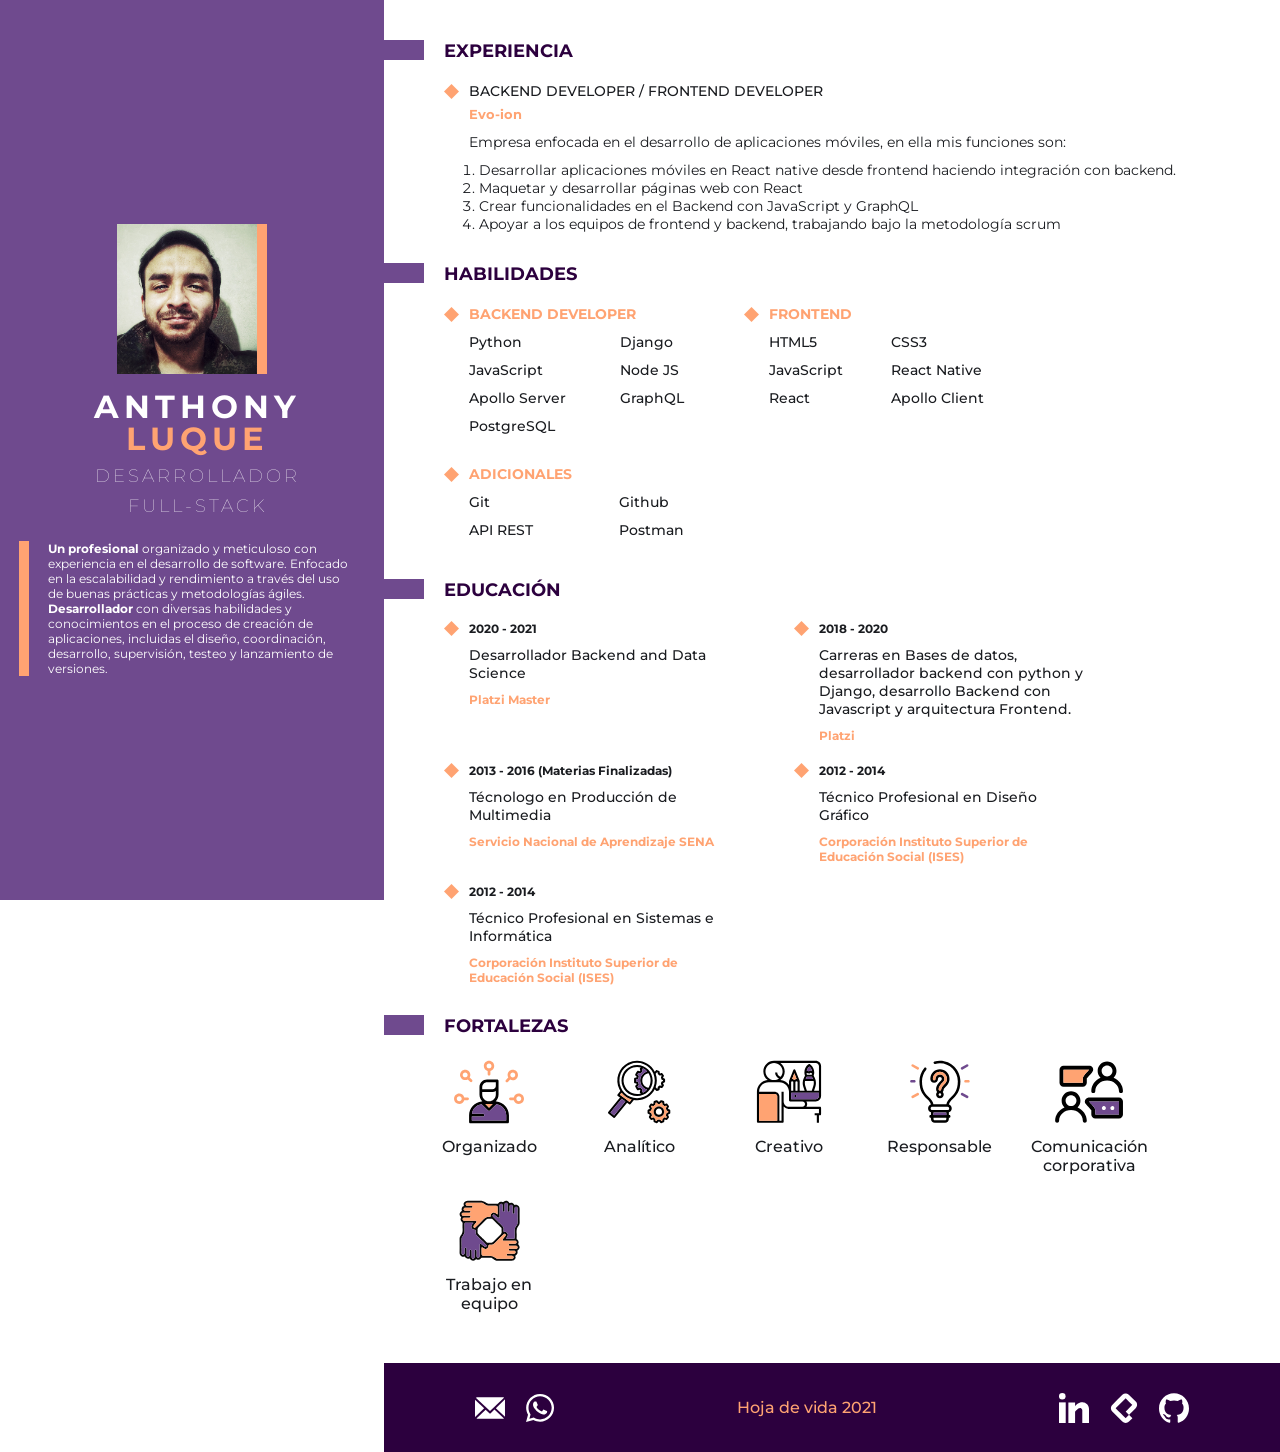
<file: index.html>
<!DOCTYPE html>
<html lang="es">
<head>
    <meta charset="UTF-8">
    <meta name="viewport" content="width=device-width, initial-scale=1.0">
    <title>Cv_Anthony</title>
    <link href="https://fonts.googleapis.com/css2?family=Montserrat:wght@300;400;500;700&display=swap" rel="stylesheet">
    <link rel="stylesheet" href="./styles.css">
    <script type="text/javascript">
    (function(c,l,a,r,i,t,y){
        c[a]=c[a]||function(){(c[a].q=c[a].q||[]).push(arguments)};
        t=l.createElement(r);t.async=1;t.src="https://www.clarity.ms/tag/"+i;
        y=l.getElementsByTagName(r)[0];y.parentNode.insertBefore(t,y);
    })(window, document, "clarity", "script", "qtuzwlk2qz");
        
</script>
    <!-- Google tag (gtag.js) -->
<script async src="https://www.googletagmanager.com/gtag/js?id=G-J3N19C31Y3"></script>
<script>
  window.dataLayer = window.dataLayer || [];
  function gtag(){dataLayer.push(arguments);}
  gtag('js', new Date());

  gtag('config', 'G-J3N19C31Y3');
</script>
</head>
<body>
    <div class="content__all">
        <!--Presentación-->
        <section class="presentation__content">
            <div class="presentation">
                <picture class="presentation__img">
                    <img src="./items/Anthony.jpeg" alt="tony">
                </picture>
                <div class="presentation__info">
                    <h1>
                        ANTHONY
                    </h1>
                    <p class="presentation__info-lastname">
                        LUQUE
                    </p>
                    <h2>
                        DESARROLLADOR FULL-STACK
                    </h2>
                </div>
            </div>
            <div class="presentation__description">
                <p>
                <b>Un profesional</b> organizado y meticuloso con experiencia en el desarrollo de software. Enfocado en la escalabilidad y rendimiento a través del uso de buenas prácticas y metodologías ágiles.<br>
            <b>Desarrollador</b> con diversas habilidades y conocimientos en el proceso de creación de aplicaciones, incluidas el diseño, coordinación, desarrollo, supervisión, testeo y lanzamiento de versiones.
    
                </p>
            </div>
        </section>
        <!--Sección principal-->
        <main>
            <!--Experiencia-->
            <section class="main__experience">
                <div class="title__all">
                    <div class="title__all--square"></div>
                    <h3>
                        EXPERIENCIA
                    </h3>
                </div>
                <!--descripción de los proyectos-->
                <article class="experience__proyects">
    
                    <div class="experience__proyects--card">
                        <div class="proyects__description">
                            <h4>
                                <span class="proyects__description--title"></span>
                                BACKEND DEVELOPER / FRONTEND DEVELOPER
                            </h4>
                            <h5>
                                Evo-ion
                            </h5>
                            <p>Empresa enfocada en el desarrollo de aplicaciones móviles, en ella mis funciones son:
                            </p>
                            <div class="project__description-list">
                            <ol>
                            <li> Desarrollar aplicaciones móviles en React native desde frontend haciendo integración con backend.</li> 
                            <li> Maquetar y desarrollar páginas web con React</li>
                            <li> Crear funcionalidades en el Backend con JavaScript y GraphQL</li>
                            <li> Apoyar a los equipos de frontend y backend, trabajando bajo la metodología scrum</li>
                            </ol>
                            </div>
                            
                        </div>
                    </div>
                </article>
            </section>
            <!--Habilidades-->
            <section class="main__abilities">
                <div class="title__all">
                    <div class="title__all--square"></div>
                    <h3>
                        HABILIDADES
                    </h3>
                </div>

                <section class="container">
                    <div class="abilities">
                        <h4 class="title__color">
                            <span class="proyects__description--title"></span>
                            BACKEND DEVELOPER
                        </h4>
                        <div class="abilities__texts">
                            <div class="texts__right">
                                <p>
                                    Python
                                </p>
                                <p>
                                    JavaScript
                                </p>
                                <p>
                                Apollo Server
                                </p>
                                <p>
                                    PostgreSQL
                                </p>
                            </div>
    
                            <div class="texts__left">
                                <p>
                                    Django
                                </p>
                                <p>
                                    Node JS
                                </p>
                                <p>
                                GraphQL
                                </p>
                            </div>
                        </div>
                    </div>
    
                    <div class="abilities">
                        <h4 class="title__color">
                            <span class="proyects__description--title"></span>
                            FRONTEND
                        </h4>
                        <div class="abilities__texts">
                            <div class="texts__right">
                                <p>
                                    HTML5
                                </p>
                                <p>
                                    JavaScript
                                </p>
                                <p>React</p>
                            </div>
    
                            <div class="texts__left">
                                <p>
                                    CSS3
                                </p>
                                <p>
                                    React Native
                                </p>
                                <p>Apollo Client</p>
                            </div>
                        </div>
                    </div>

                    <div class="abilities">
                        <h4 class="title__color">
                            <span class="proyects__description--title"></span>
                            ADICIONALES
                        </h4>
                        <div class="abilities__texts">
                            <div class="texts__right">
                                <p>
                                    Git
                                </p>
                                <p>
                                    API REST
                                </p>
                            </div>
    
                            <div class="texts__left">
                                <p>
                                    Github
                                </p>
                                <p>
                                    Postman
                                </p>
                            </div>
                        </div>
                    </div>
                </section>
            </section>
            <!--Educación-->
            <section class="main__education">
                <div class="title__all">
                    <div class="title__all--square"></div>
                    <h3>
                        EDUCACIÓN
                    </h3>
                </div>

                <div class="container">

                    <div class="education__description">
                        <p class="description__date">
                            <span class="proyects__description--title"></span>
                            2020 - 2021
                        </p>
                        <h4>
                            Desarrollador Backend and Data Science
                        </h4>
                        <h6>
                            Platzi Master
                        </h6>
                    </div>

                    <div class="education__description">
                        <p class="description__date">
                            <span class="proyects__description--title"></span>
                            2018 - 2020
                        </p>
                        <h4>
                            Carreras en Bases de datos, desarrollador backend con python y Django, desarrollo Backend con Javascript y arquitectura Frontend.
                        </h4>
                        <h6>
                            Platzi
                        </h6>
                    </div>

                    <div class="education__description">
                        <p class="description__date">
                            <span class="proyects__description--title"></span>
                            2013 - 2016 (Materias Finalizadas)
                        </p>
                        <h4>
                            Técnologo en Producción de Multimedia
                        </h4>
                        <h6>
                            Servicio Nacional de Aprendizaje SENA
                        </h6>
                    </div>

                    <div class="education__description">
                        <p class="description__date">
                            <span class="proyects__description--title"></span>
                            2012 - 2014
                        </p>
                        <h4>
                            Técnico Profesional en Diseño Gráfico
                        </h4>
                        <h6>
                            Corporación Instituto Superior de Educación Social (ISES)
                        </h6>
                    </div>

                    <div class="education__description">
                        <p class="description__date">
                            <span class="proyects__description--title"></span>
                            2012 - 2014
                        </p>
                        <h4>
                            Técnico Profesional en Sistemas e Informática
                        </h4>
                        <h6>
                            Corporación Instituto Superior de Educación Social (ISES)
                        </h6>
                    </div>
                </div>
            </section>
            <!--Fortalezas-->
            <section class="main__strengths"> 
                <div class="title__all">
                    <div class="title__all--square"></div>
                    <h3>
                        FORTALEZAS
                    </h3>
                </div>
                <!--Iconos de fortalezas-->
                <section class="strengths__icons">
                    <p class="icons">
                        <span class="icons__all icon__organized"></span>
                        Organizado
                    </p>

                    <p class="icons">
                        <span class="icons__all icon__analytical"></span>
                        Analítico
                    </p>

                    <p class="icons">
                        <span class="icons__all icon__creative"></span>
                        Creativo
                    </p>

                    <p class="icons">
                        <span class="icons__all icon__responsable"></span>
                        Responsable
                    </p>

                    <p class="icons">
                        <span class="icons__all icon__comunication"></span>
                        Comunicación corporativa
                    </p>

                    <p class="icons">
                        <span class="icons__all icon__team"></span>
                        Trabajo en equipo
                    </p>
                </section>
            </section>
            <!--Footer-->
            <footer>
                <section class="footer__contact">
                    <a href="mailto:kasuru@hotmail.com">
                        <span class="contact__icon contact__icon--mail"></span>
                    </a>
                    <a href="https://api.whatsapp.com/send?phone=+573232324036">
                        <span class="contact__icon contact__icon--whatsapp"></span>
                    </a>
                </section>

                <p>
                    Hoja de vida 2021
                </p>

                <section class="footer__social-media">
                    <a href="https://www.linkedin.com/in/anthonyluque/" class="contact__icon contact__icon--linkedin"></a>
                    <a href="https://platzi.com/@tonyl" class="contact__icon contact__icon--platzi"></a>
                    <a href="https://github.com/TonyLuque" class="contact__icon contact__icon--github"></a>
                </section>
            </footer>
        </main>
    </div>
</body>
</file>
<file: styles.css>
:root {
    --violet: #2c003e;
    --purple: #6f4a8e;
    --orange: #ffa372;
    --black: #1a1c20;
    --font-big: 3.2rem;
    --spacing-big: 0.5rem;
    }

* {
    margin: 0;
    padding: 0;
    box-sizing: border-box;
    text-decoration: none;
    }

html {
    color: var(--black);
    font-size: 62.5%;
    font-family: 'Montserrat', sans-serif;
    }

/*Presentación*/
.presentation__content{
    align-items: center;
    background-color: var(--purple);
    display: flex;
    flex-direction: column;
    height: 100vh;
    justify-content: center;
    }

.presentation {
    align-items: center;
    display: inherit;
    flex-direction: column;
    }

.presentation__img >img {
    height: 150px;
    width: 150px;
    border-right: 10px solid var(--orange);
    }

.presentation__info {
    align-items: center;
    display: inherit;
    flex-direction: column;
    margin-top: 10px;
    }

h1 {
    color: white;
    font-size: var(--font-big);
    letter-spacing: var(--spacing-big);
    }

.presentation__info-lastname {
    color: var(--orange);
    font-size: var(--font-big);
    font-weight: bold;
    letter-spacing: var(--spacing-big);
    line-height: 2.5rem;
    }

h2 {
    color: white;
    font-size: 1.8rem;
    font-weight: lighter;
    margin-top: 3px;
    letter-spacing: 0.3rem;
    line-height: 3rem;
    margin-top: 10px;
    text-align: center;
    width: 250px;
    }

.presentation__description {
    align-items: center;
    border-left: 10px solid var(--orange);
    display: flex;
    color: white;
    height: auto;
    margin: 0 auto;
    margin-top: 10px;
    max-width: 450px;
    width: 90%;
    }

.presentation__description p {
    font-size: 1.2rem;
    padding-left: 10px;
    margin: 0 auto;
    width: 95%;
    }

/*Sección principal*/
main {
    height: auto;
    margin: 40px 0;
    margin-bottom: 0;
    width: 100%;
    }

.main__experience {
    margin-bottom: 30px;
    }

/*Títulos*/
.title__all {
    display: flex;
    align-items: flex-start;
    }

.title__all--square {
    background-color: var(--purple);
    height: 20px;
    width: 40px;
    }

/*Experiencia cards*/
.experience__proyects {
    width: 95%;
    }

h3 {
    color: var(--violet);
    font-size: 1.8rem;
    padding-left: 20px;
    }

.experience__proyects--card {
    margin: 20px 0;
    padding-left: 60px;
    min-width: 250px;
    width: 95%;
    }

.proyects__description--subtitle {
    display: flex;
    }

h4 {
    align-items: center;
    display: flex;
    font-size: 1.4rem;
    font-weight: 500;
    margin-bottom: 5px;
    }

.proyects__description--title {
    background-image: url('./items/Rombo.svg');
    background-position: center;
    background-repeat: no-repeat;
    background-size: cover;
    display: inline-block;
    height: 15px;
    margin-right: 10px;
    width: 15px;
    }

h5 {
    color: var(--orange);
    font-size: 1.3rem;
    line-height: 1.8rem;
    }

h5, .proyects__description p {
    padding-left: 25px;
    }

.proyects__description p, .project__description-list {
    font-size: 1.4rem;
    padding-top: 10px;
    }

.project__description-list {
    padding-left: 35px;
    }

/*Sección de habilidades*/
.main__abilities {
    margin-bottom: 30px;
    }

.container {
    display: flex;
    flex-wrap: wrap;
    }

.abilities {
    height: auto;
    margin-top: 20px;
    max-width: 300px;
    padding-left: 60px;
    width: 90%;
    }

.title__color {
    color: var(--orange);
    font-weight: bold;
    }

.abilities__texts {
    display: flex;
    flex-wrap: wrap;
    justify-content: space-between;
    margin: 0 auto;
    margin-top: 10px;
    padding-left: 25px;
    }

.abilities__texts p {
    font-size: 1.4rem;
    font-weight: 500;
    padding-bottom: 10px;
    }

/*Sección de Educación*/
.main__education {
    margin-bottom: 30px;
    }

.education__description {
    height: auto;
    margin-top: 20px;
    padding-left: 60px;
    max-width: 350px;
    width: 95%;
    }

.description__date {
    align-items: center;
    font-size: 1.2rem;
    font-weight: bold;
    display: flex;
    }

.education__description h4, .education__description h6 {
    margin: 0 auto;
    margin-top: 10px;
    padding-left: 25px;
    } 

h6 {
    color: var(--orange);
    font-size: 1.2rem;
    }

/*Sección de fortalezas*/
.main__strengths {
    margin-bottom: 30px;
    }

.strengths__icons {
    display: flex;
    flex-wrap: wrap;
    margin-right: auto;
    margin-top: 20px;
    width: 95%;
    }

.icons {
    align-items: center;
    display: flex;
    flex-direction: column;
    font-size: 1.6rem;
    font-weight: 500;
    height: auto;
    margin-bottom: 20px;
    width: 150px;
    padding-left: 60px;
    text-align: center;
    }

.icons__all {
    background-position: center;
    background-repeat: no-repeat;
    background-size: cover;
    height: 70px;
    margin-bottom: 10px;
    width: 70px;
    }

.icon__organized {
    background-image: url('./items/organized.svg');
    }

.icon__analytical {
    background-image: url('./items/analytical.svg');
    }

.icon__creative {
    background-image: url('./items/creative.svg');
    }

.icon__responsable {
    background-image: url('./items/responsable.svg');
    }

.icon__comunication {
    background-image: url('./items/comunication.svg');
    }

.icon__team {
    background-image: url('./items/team.svg');
    }

/*Sección de Footer*/
footer {
    align-items: center;
    display: flex;
    background-color: var(--violet);
    flex-direction: column;
    justify-content: center;
    padding: 20px 0;
    width: 100%;
    }

.footer__contact, .footer__social-media{
    display: flex;
    }

.contact__icon {
    background-position: center;
    background-repeat: no-repeat;
    background-size: cover;
    display: flex;
    height: 30px;
    width: 30px;
    }

.contact__icon--mail {
    background-image: url('./items/mail.svg');
    margin-right: 20px;
    }

.contact__icon--whatsapp {
    background-image: url('./items/whatsapp.svg');
    }

footer p {
    color: var(--orange);
    font-size: 1.6rem;
    font-weight: 500;
    padding: 15px 0;
    }

.contact__icon--linkedin {
    background-image: url('./items/linkedin.svg');
    margin-right: 20px;
    }

.contact__icon--platzi {
    background-image: url('./items/platzi.svg');
    margin-right: 20px;
    }

.contact__icon--github {
    background-image: url('./items/github.svg');
    }

/*media orientacion landscape*/
@media (orientation:landscape) and (min-width: 520px) {
    .presentation {
        flex-direction: row;
        }

    .presentation__info {
        margin-left: 10px;
        }
    
    .presentation__description {
        margin-top: 20px;
        }

    footer {
        flex-direction: row;
        justify-content: space-around;
        }
    }

@media (min-width: 760px) {
    .presentation__content {
        height: 70vh;
        }
    }

@media (min-width: 1024px) {
    .content__all {
        display: flex;
        }

    .presentation__content {
        height: 100vh;
        position: fixed;
        width: 30vw;
        }
    .presentation {
        flex-direction: column;
        }

    main {
        margin-left: 30vw;
        }
    }
</file>
